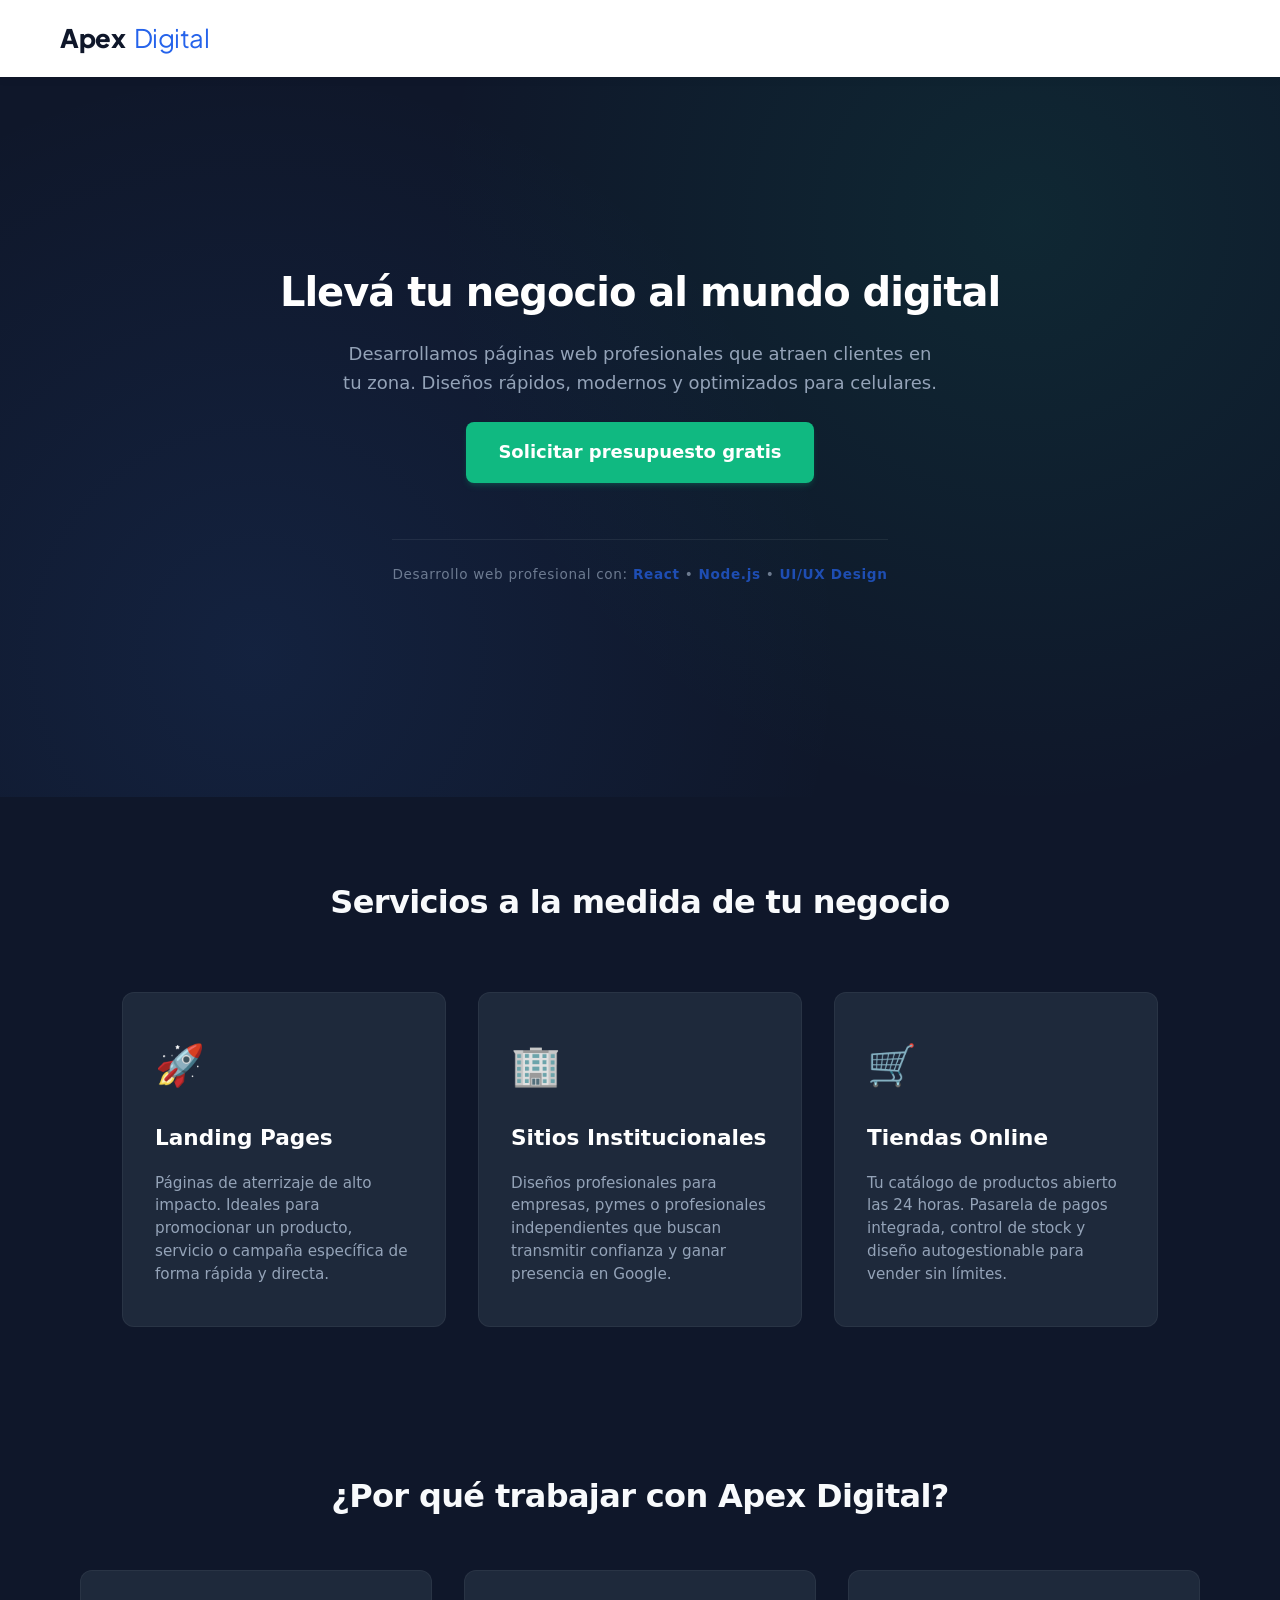
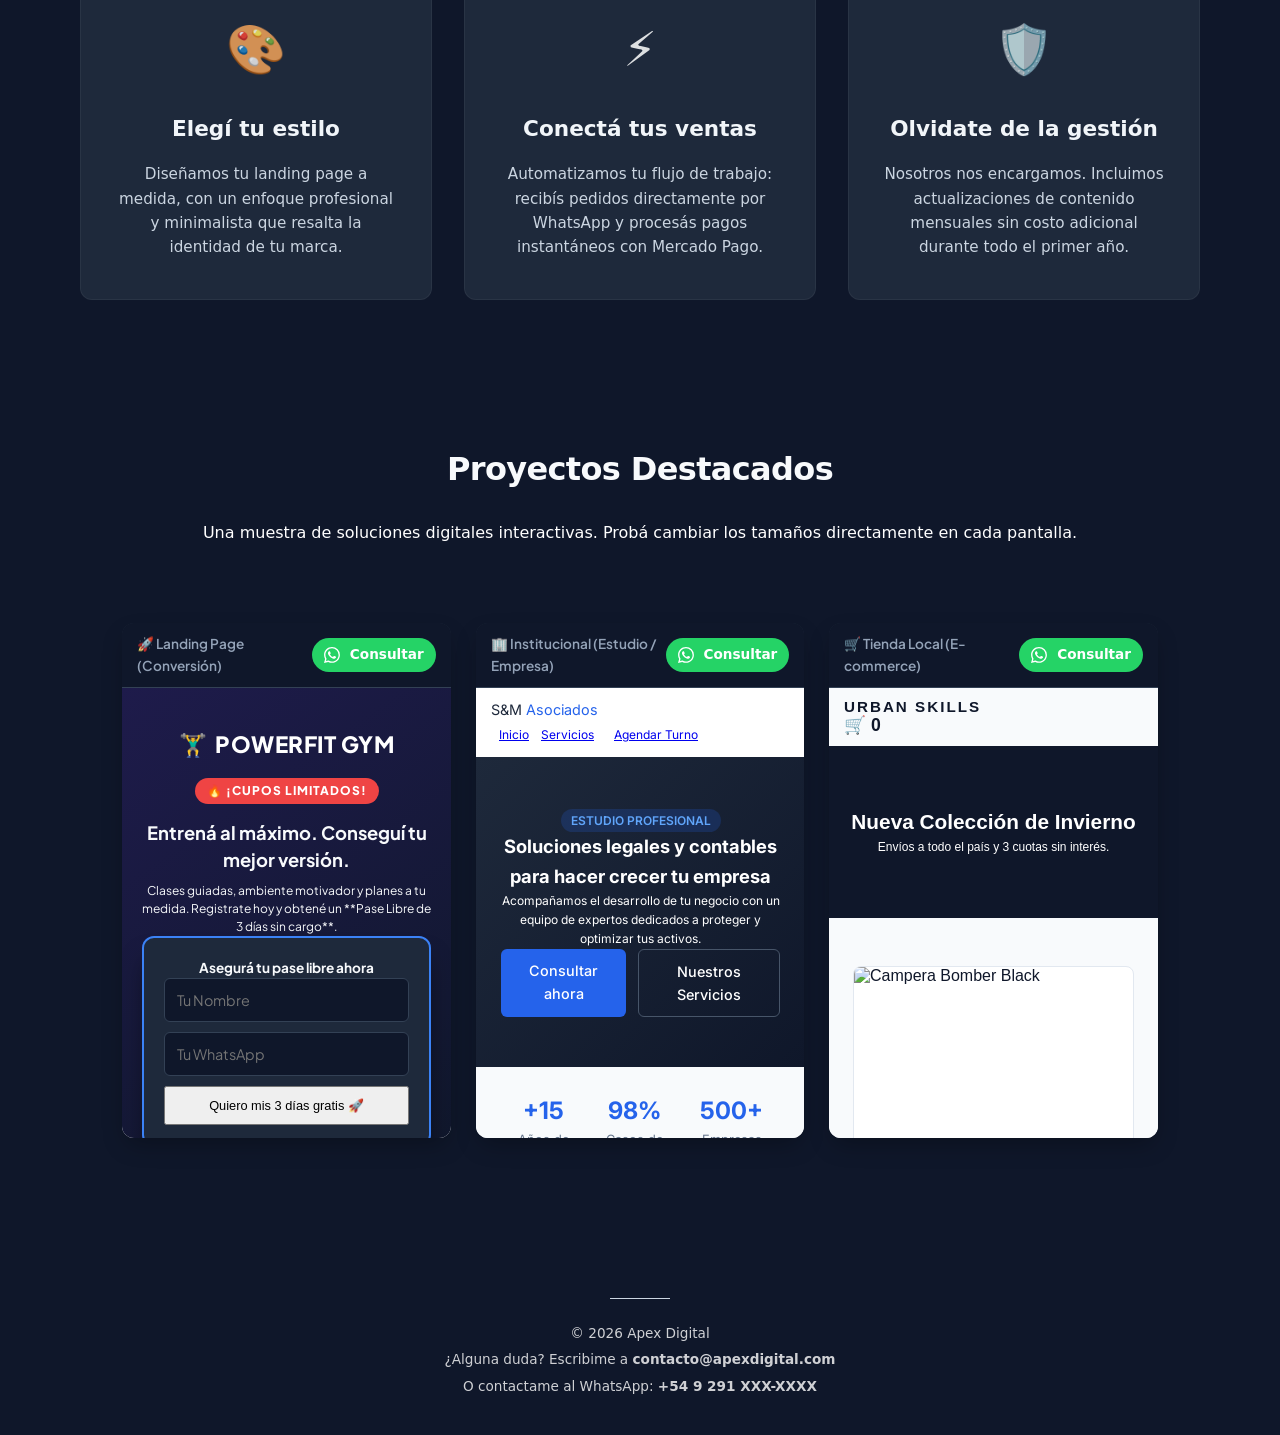
<file: index.html>
<!DOCTYPE html>
<html lang="es">
<head>
    <meta charset="UTF-8">
    <meta name="viewport" content="width=device-width, initial-scale=1.0">
    <title>Apex Digital | Desarrollo Web Profesional</title>
    
    <link rel="icon" type="image/png" href="assets/icons/favicon.png">
    <link rel="icon" type="image/x-icon" href="assets/icons/images/favicon.ico">
    
    <link rel="preconnect" href="https://fonts.googleapis.com">
    <link rel="preconnect" href="https://fonts.gstatic.com" crossorigin>
    <link href="https://fonts.googleapis.com/css2?family=Plus+Jakarta+Sans:wght@400;500;600;700;800&display=swap" rel="stylesheet">
    
    <link rel="stylesheet" href="css/variables.css">
    <link rel="stylesheet" href="css/layout.css">
    <link rel="stylesheet" href="css/components.css">
    <link rel="stylesheet" href="css/responsive.css">
</head>
<body>

    <nav class="main-navbar">
        <div class="navbar-container">
            <a href="#" class="navbar-logo">
                <span class="logo-text">Apex <span class="logo-highlight">Digital</span></span>
            </a>
        </div>
    </nav>

    <header class="hero-section">
        <div class="hero-container">
            <h1 class="hero-title">Llevá tu negocio al mundo digital</h1>
            <p class="hero-subtitle">Desarrollamos páginas web profesionales que atraen clientes en tu zona. Diseños rápidos, modernos y optimizados para celulares.</p>
            
            <a href="https://wa.me/TUNUMERO" class="btn-primary" target="_blank" rel="noopener noreferrer">
                Solicitar presupuesto gratis
            </a>
            <div class="hero-authority">
                <p>Desarrollo web profesional con: <strong>React</strong> • <strong>Node.js</strong> • <strong>UI/UX Design</strong></p>
            </div>
            
        </div>
    </header>

    <section class="services-section">
        <h2 class="section-title">Servicios a la medida de tu negocio</h2>
        
        <div class="services-grid">
            <div class="service-card">
                <div class="service-icon">🚀</div>
                <h3>Landing Pages</h3>
                <p>Páginas de aterrizaje de alto impacto. Ideales para promocionar un producto, servicio o campaña específica de forma rápida y directa.</p>
            </div>

            <div class="service-card">
                <div class="service-icon">🏢</div>
                <h3>Sitios Institucionales</h3>
                <p>Diseños profesionales para empresas, pymes o profesionales independientes que buscan transmitir confianza y ganar presencia en Google.</p>
            </div>

            <div class="service-card">
                <div class="service-icon">🛒</div>
                <h3>Tiendas Online</h3>
                <p>Tu catálogo de productos abierto las 24 horas. Pasarela de pagos integrada, control de stock y diseño autogestionable para vender sin límites.</p>
            </div>
        </div>
    </section>

    <section class="benefits-section">
        <h2 class="section-title">¿Por qué trabajar con Apex Digital?</h2>
        
        <div class="benefits-grid">
            <div class="benefit-card">
                <div class="benefit-icon">🎨</div>
                <h3>Elegí tu estilo</h3>
                <p>Diseñamos tu landing page a medida, con un enfoque profesional y minimalista que resalta la identidad de tu marca.</p>
            </div>

            <div class="benefit-card">
                <div class="benefit-icon">⚡</div>
                <h3>Conectá tus ventas</h3>
                <p>Automatizamos tu flujo de trabajo: recibís pedidos directamente por WhatsApp y procesás pagos instantáneos con Mercado Pago.</p>
            </div>

            <div class="benefit-card">
                <div class="benefit-icon">🛡️</div>
                <h3>Olvidate de la gestión</h3>
                <p>Nosotros nos encargamos. Incluimos actualizaciones de contenido mensuales sin costo adicional durante todo el primer año.</p>
            </div>
        </div>
    </section>

    <section class="portfolio-section">
        <div class="portfolio-header">
            <h2 class="section-title">Proyectos Destacados</h2>
            <p class="section-subtitle">Una muestra de soluciones digitales interactivas. Probá cambiar los tamaños directamente en cada pantalla.</p>
        </div>

        <div class="portfolio-grid-live">
             
             <!-- TARJETA 1: LANDING PAGE -->
             <div class="live-card">
                <div class="card-device-header">
                    <span class="card-project-title">🚀 Landing Page (Conversión)</span>
                    <div class="device-buttons">
                        <a href="https://wa.me/TUNUMERO?text=Hola%20Apex%20Digital,%20estoy%20viendo%20la%20maqueta%20Landing%20y%20quiero%20consultar" target="_blank" class="btn-top-whatsapp">
                            <svg xmlns="http://www.w3.org/2000/svg" width="16" height="16" fill="currentColor" viewBox="0 0 16 16" style="margin-right: 4px;">
                                <path d="M13.601 2.326A7.85 7.85 0 0 0 7.994 0C3.627 0 .068 3.558.064 7.926c0 1.399.366 2.76 1.057 3.965L0 16l4.204-1.102a7.9 7.9 0 0 0 3.79.965h.004c4.368 0 7.926-3.558 7.93-7.93A7.9 7.9 0 0 0 13.6 2.326zM7.994 14.521a6.6 6.6 0 0 1-3.356-.92l-.24-.144-2.494.654.666-2.433-.156-.251a6.56 6.56 0 0 1-1.007-3.505c0-3.626 2.957-6.584 6.591-6.584a6.56 6.56 0 0 1 4.66 1.931 6.56 6.56 0 0 1 1.928 4.66c-.004 3.639-2.961 6.592-6.592 6.592m3.618-4.934c-.197-.099-1.17-.578-1.353-.646-.182-.065-.315-.099-.445.099-.133.197-.513.646-.627.775-.114.133-.232.148-.43.05-.197-.1-.836-.308-1.592-.985-.59-.525-.985-1.175-1.103-1.372-.114-.198-.011-.304.088-.403.087-.088.197-.232.296-.346.1-.114.133-.198.198-.33.065-.134.034-.248-.015-.347-.05-.099-.445-1.076-.612-1.47-.16-.389-.323-.335-.445-.34-.114-.007-.247-.007-.38-.007a.73.73 0 0 0-.529.247c-.182.198-.691.677-.691 1.654s.71 1.916.81 2.049c.098.133 1.394 2.132 3.383 2.992.47.205.84.326 1.129.418.475.152.904.129 1.246.08.38-.058 1.171-.48 1.338-.943.164-.464.164-.86.114-.943-.049-.084-.182-.133-.38-.232"/>
                            </svg>
                            Consultar
                        </a>
                    </div>
                </div>
                <div class="live-iframe-wrapper desktop-mode">
                    <iframe src="./landing-mockup/index.html" frameborder="0"></iframe>
                </div>
            </div>
            
            <!-- TARJETA 2: INSTITUCIONAL -->
            <div class="live-card">
                <div class="card-device-header">
                    <span class="card-project-title">🏢 Institucional (Estudio / Empresa)</span>
                    <div class="device-buttons">
                        <a href="https://wa.me/TUNUMERO?text=Hola%20Apex%20Digital,%20estoy%20viendo%20la%20maqueta%20Institucional%20y%20me%20interesa%20un%20sitio%20así" target="_blank" class="btn-top-whatsapp">
                            <svg xmlns="http://www.w3.org/2000/svg" width="16" height="16" fill="currentColor" viewBox="0 0 16 16" style="margin-right: 4px;">
                                <path d="M13.601 2.326A7.85 7.85 0 0 0 7.994 0C3.627 0 .068 3.558.064 7.926c0 1.399.366 2.76 1.057 3.965L0 16l4.204-1.102a7.9 7.9 0 0 0 3.79.965h.004c4.368 0 7.926-3.558 7.93-7.93A7.9 7.9 0 0 0 13.6 2.326zM7.994 14.521a6.6 6.6 0 0 1-3.356-.92l-.24-.144-2.494.654.666-2.433-.156-.251a6.56 6.56 0 0 1-1.007-3.505c0-3.626 2.957-6.584 6.591-6.584a6.56 6.56 0 0 1 4.66 1.931 6.56 6.56 0 0 1 1.928 4.66c-.004 3.639-2.961 6.592-6.592 6.592m3.618-4.934c-.197-.099-1.17-.578-1.353-.646-.182-.065-.315-.099-.445.099-.133.197-.513.646-.627.775-.114.133-.232.148-.43.05-.197-.1-.836-.308-1.592-.985-.59-.525-.985-1.175-1.103-1.372-.114-.198-.011-.304.088-.403.087-.088.197-.232.296-.346.1-.114.133-.198.198-.33.065-.134.034-.248-.015-.347-.05-.099-.445-1.076-.612-1.47-.16-.389-.323-.335-.445-.34-.114-.007-.247-.007-.38-.007a.73.73 0 0 0-.529.247c-.182.198-.691.677-.691 1.654s.71 1.916.81 2.049c.098.133 1.394 2.132 3.383 2.992.47.205.84.326 1.129.418.475.152.904.129 1.246.08.38-.058 1.171-.48 1.338-.943.164-.464.164-.86.114-.943-.049-.084-.182-.133-.38-.232"/>
                            </svg>
                            Consultar
                        </a>
                    </div>
                </div>
                <div class="live-iframe-wrapper desktop-mode">
                    <iframe src="./institucional-mockup/index.html" frameborder="0"></iframe>
                </div>
            </div>

            <!-- TARJETA 3: TIENDA LOCAL -->
            <div class="live-card">
                <div class="card-device-header">
                    <span class="card-project-title">🛒 Tienda Local (E-commerce)</span>
                    <div class="device-buttons">
                        <a href="https://wa.me/TUNUMERO?text=Hola%20Apex%20Digital,%20me%20interesa%20la%20Tienda%20Local" target="_blank" class="btn-top-whatsapp">
                            <svg xmlns="http://www.w3.org/2000/svg" width="16" height="16" fill="currentColor" viewBox="0 0 16 16" style="margin-right: 4px;">
                                <path d="M13.601 2.326A7.85 7.85 0 0 0 7.994 0C3.627 0 .068 3.558.064 7.926c0 1.399.366 2.76 1.057 3.965L0 16l4.204-1.102a7.9 7.9 0 0 0 3.79.965h.004c4.368 0 7.926-3.558 7.93-7.93A7.9 7.9 0 0 0 13.6 2.326zM7.994 14.521a6.6 6.6 0 0 1-3.356-.92l-.24-.144-2.494.654.666-2.433-.156-.251a6.56 6.56 0 0 1-1.007-3.505c0-3.626 2.957-6.584 6.591-6.584a6.56 6.56 0 0 1 4.66 1.931 6.56 6.56 0 0 1 1.928 4.66c-.004 3.639-2.961 6.592-6.592 6.592m3.618-4.934c-.197-.099-1.17-.578-1.353-.646-.182-.065-.315-.099-.445.099-.133.197-.513.646-.627.775-.114.133-.232.148-.43.05-.197-.1-.836-.308-1.592-.985-.59-.525-.985-1.175-1.103-1.372-.114-.198-.011-.304.088-.403.087-.088.197-.232.296-.346.1-.114.133-.198.198-.33.065-.134.034-.248-.015-.347-.05-.099-.445-1.076-.612-1.47-.16-.389-.323-.335-.445-.34-.114-.007-.247-.007-.38-.007a.73.73 0 0 0-.529.247c-.182.198-.691.677-.691 1.654s.71 1.916.81 2.049c.098.133 1.394 2.132 3.383 2.992.47.205.84.326 1.129.418.475.152.904.129 1.246.08.38-.058 1.171-.48 1.338-.943.164-.464.164-.86.114-.943-.049-.084-.182-.133-.38-.232"/>
                            </svg>
                            Consultar
                        </a>
                    </div>
                </div>
                <div class="live-iframe-wrapper desktop-mode">
                    <iframe src="./market-mockup/index.html" frameborder="0"></iframe>
                </div>
            </div>

        </div>
    </section>
    <footer class="site-footer">
        <p>© 2026 Apex Digital</p>
        <p>¿Alguna duda? Escribime a <strong>contacto@apexdigital.com</strong></p>
        <p>O contactame al WhatsApp: <strong>+54 9 291 XXX-XXXX</strong></p>
    </footer>

</body>
</html>
</file>
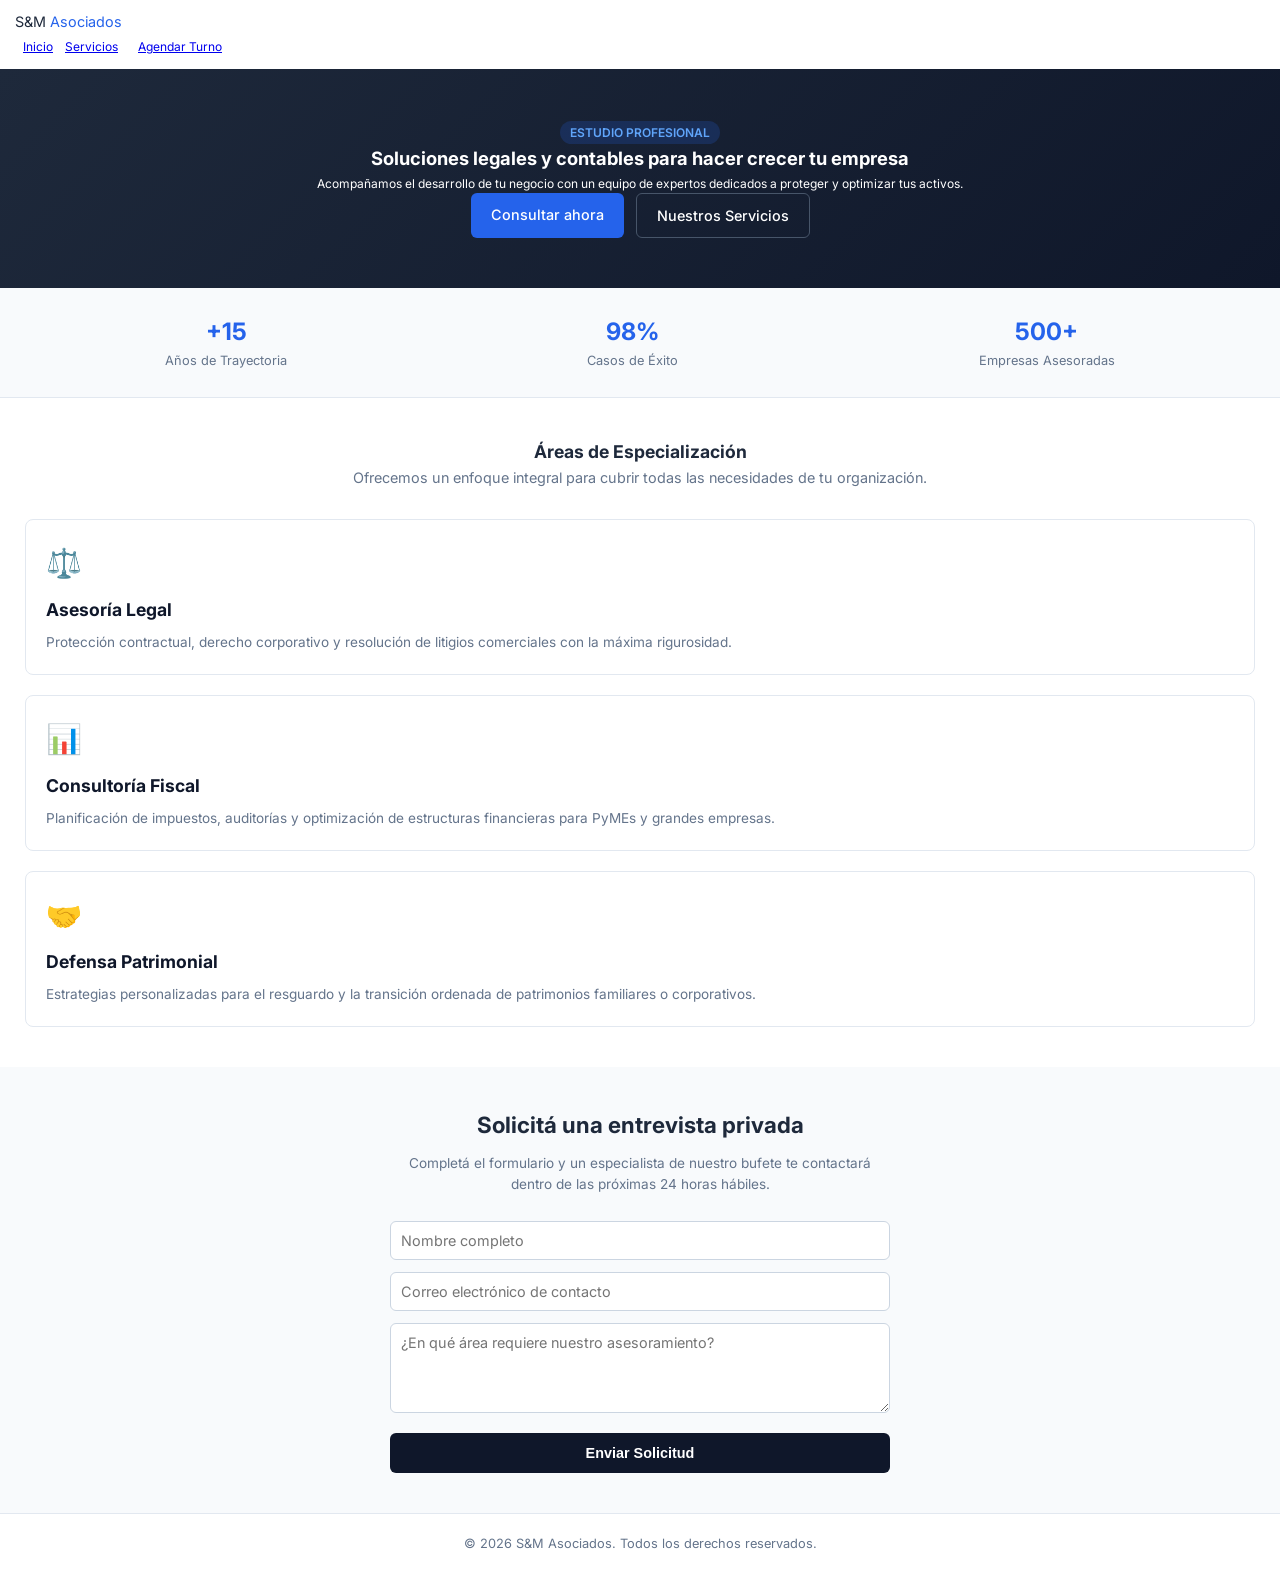
<file: institucional-mockup/index.html>
<!DOCTYPE html>
<html lang="es">
<head>
    <meta charset="UTF-8">
    <meta name="viewport" content="width=device-width, initial-scale=1.0">
    <title>Consultoría & Estrategia | Demo Institucional</title>
    <link rel="stylesheet" href="style.css">
    <link rel="preconnect" href="https://fonts.googleapis.com">
    <link rel="preconnect" href="https://fonts.gstatic.com" crossorigin>
    <link href="https://fonts.googleapis.com/css2?family=Inter:wght@400;500;600;700&display=swap" rel="stylesheet">
</head>
<body>

    <nav class="corp-nav">
        <div class="logo">S&M <span class="accent-text">Asociados</span></div>
        <div class="nav-links">
            <a href="#inicio">Inicio</a>
            <a href="#servicios">Servicios</a>
            <a href="#contacto" class="btn-nav-cta">Agendar Turno</a>
        </div>
    </nav>

    <section id="inicio" class="corp-hero">
        <div class="hero-content">
            <span class="badge">Estudio Profesional</span>
            <h1>Soluciones legales y contables para hacer crecer tu empresa</h1>
            <p>Acompañamos el desarrollo de tu negocio con un equipo de expertos dedicados a proteger y optimizar tus activos.</p>
            <div class="hero-actions">
                <a href="#contacto" class="btn-corp-primary">Consultar ahora</a>
                <a href="#servicios" class="btn-corp-secondary">Nuestros Servicios</a>
            </div>
        </div>
    </section>

    <section class="corp-stats">
        <div class="stat-item">
            <h3>+15</h3>
            <p>Años de Trayectoria</p>
        </div>
        <div class="stat-item">
            <h3>98%</h3>
            <p>Casos de Éxito</p>
        </div>
        <div class="stat-item">
            <h3>500+</h3>
            <p>Empresas Asesoradas</p>
        </div>
    </section>

    <section id="servicios" class="corp-services">
        <h2>Áreas de Especialización</h2>
        <p class="section-subtitle">Ofrecemos un enfoque integral para cubrir todas las necesidades de tu organización.</p>
        
        <div class="corp-grid">
            <div class="corp-card">
                <div class="card-icon">⚖️</div>
                <h3>Asesoría Legal</h3>
                <p>Protección contractual, derecho corporativo y resolución de litigios comerciales con la máxima rigurosidad.</p>
            </div>
            <div class="corp-card">
                <div class="card-icon">📊</div>
                <h3>Consultoría Fiscal</h3>
                <p>Planificación de impuestos, auditorías y optimización de estructuras financieras para PyMEs y grandes empresas.</p>
            </div>
            <div class="corp-card">
                <div class="card-icon">🤝</div>
                <h3>Defensa Patrimonial</h3>
                <p>Estrategias personalizadas para el resguardo y la transición ordenada de patrimonios familiares o corporativos.</p>
            </div>
        </div>
    </section>

    <section id="contacto" class="corp-contact">
        <div class="contact-container">
            <h2>Solicitá una entrevista privada</h2>
            <p>Completá el formulario y un especialista de nuestro bufete te contactará dentro de las próximas 24 horas hábiles.</p>
            
            <form onsubmit="event.preventDefault(); alert('¡Simulación de envío de formulario institucional exitosa!');">
                <div class="form-group">
                    <input type="text" placeholder="Nombre completo" required>
                </div>
                <div class="form-group">
                    <input type="email" placeholder="Correo electrónico de contacto" required>
                </div>
                <div class="form-group">
                    <textarea placeholder="¿En qué área requiere nuestro asesoramiento?" rows="4" required></textarea>
                </div>
                <button type="submit" class="btn-submit">Enviar Solicitud</button>
            </form>
        </div>
    </section>

    <footer class="corp-footer">
        <p>&copy; 2026 S&M Asociados. Todos los derechos reservados.</p>
    </footer>

</body>
</html>
</file>
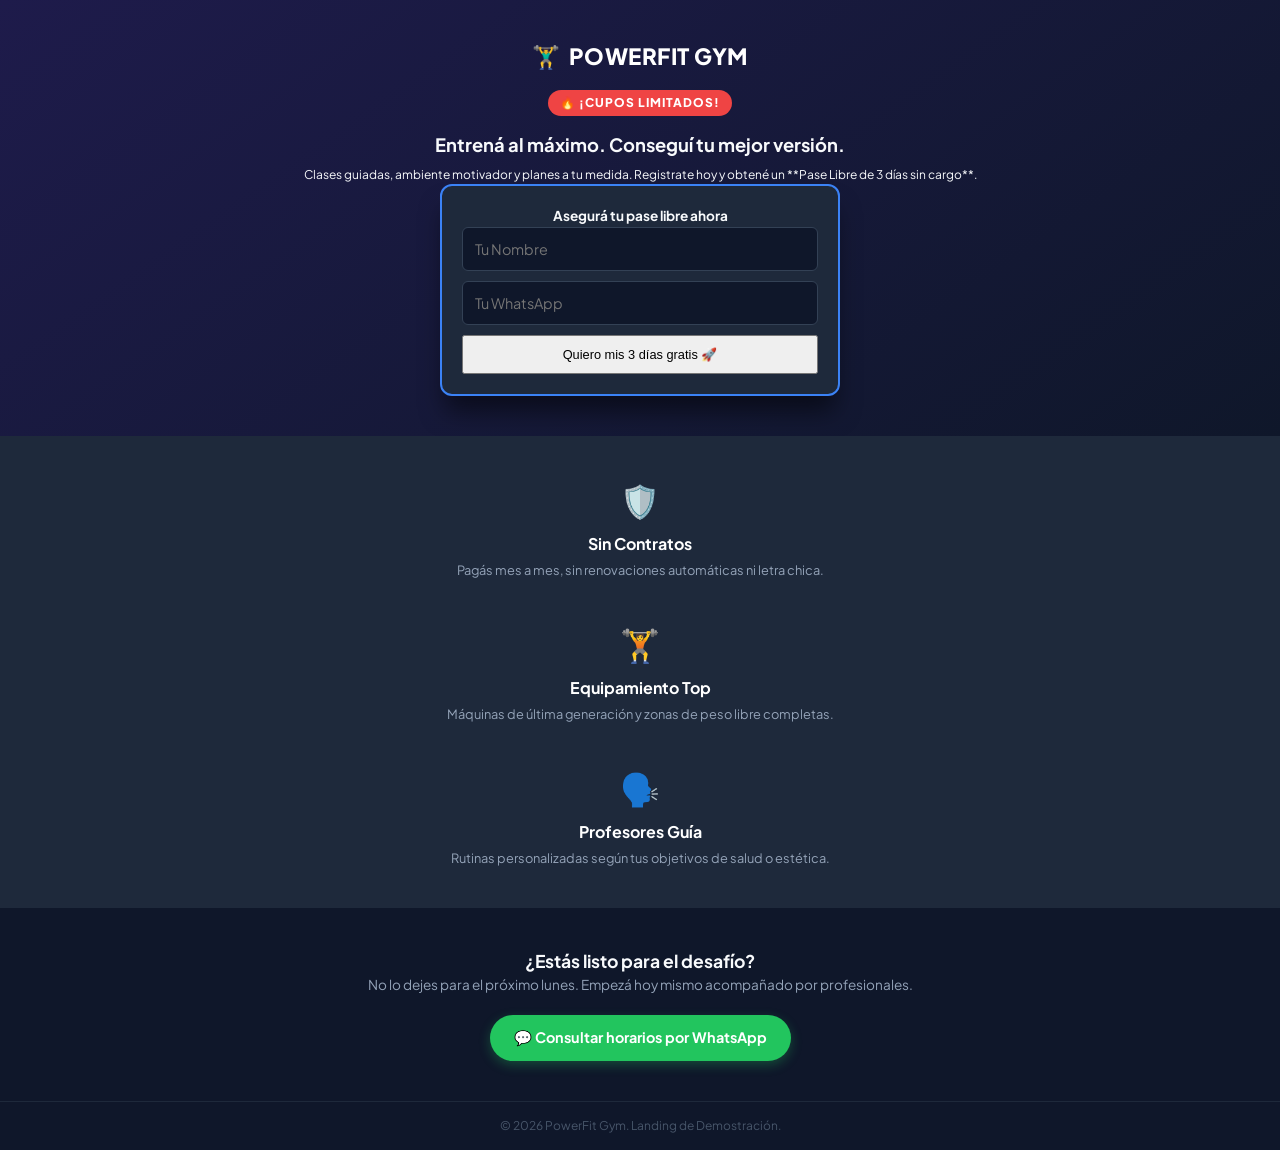
<file: landing-mockup/index.html>
<!DOCTYPE html>
<html lang="es">
<head>
    <meta charset="UTF-8">
    <meta name="viewport" content="width=device-width, initial-scale=1.0">
    <title>PowerFit Gym - Tu Cambio Empieza Hoy</title>
    <link rel="stylesheet" href="style.css">
    <link rel="preconnect" href="https://fonts.googleapis.com">
    <link rel="preconnect" href="https://fonts.gstatic.com" crossorigin>
    <link href="https://fonts.googleapis.com/css2?family=Plus+Jakarta+Sans:wght@400;700;800&display=swap" rel="stylesheet">
</head>
<body>

    <header class="landing-hero">
        <div class="overlay"></div>
        <div class="hero-container">
            <!-- Nombre del local y logo agregado arriba de la insignia -->
            <div class="brand-logo">
                🏋️‍♂️ <span>PowerFit Gym</span>
            </div>
            
            <span class="promo-badge">🔥 ¡CUPOS LIMITADOS!</span>
            <h1>Entrená al máximo. Conseguí tu mejor versión.</h1>
            <p>Clases guiadas, ambiente motivador y planes a tu medida. Registrate hoy y obtené un **Pase Libre de 3 días sin cargo**.</p>
            
            <div class="lead-form-box">
                <h3>Asegurá tu pase libre ahora</h3>
                <form onsubmit="event.preventDefault(); 
                    const nombre = this.querySelector('input[type=text]').value;
                    const url = 'https://wa.me/tu_numero_de_tuenti?text=' + encodeURIComponent('¡Hola! Me interesa el Pase Libre de 3 días en Tu Nueva Versión. Mi nombre es ' + nombre);
                    window.open(url, '_blank');">
                    <input type="text" placeholder="Tu Nombre" required>
                    <input type="tel" placeholder="Tu WhatsApp" required>
                    <button type="submit" class="btn-action">Quiero mis 3 días gratis 🚀</button>
                </form>
            </div>
        </div>
    </header>

    <section class="landing-benefits">
        <div class="benefit-item">
            <div class="benefit-icon">🛡️</div>
            <h4>Sin Contratos</h4>
            <p>Pagás mes a mes, sin renovaciones automáticas ni letra chica.</p>
        </div>
        <div class="benefit-item">
            <div class="benefit-icon">🏋️</div>
            <h4>Equipamiento Top</h4>
            <p>Máquinas de última generación y zonas de peso libre completas.</p>
        </div>
        <div class="benefit-item">
            <div class="benefit-icon">🗣️</div>
            <h4>Profesores Guía</h4>
            <p>Rutinas personalizadas según tus objetivos de salud o estética.</p>
        </div>
    </section>

    <section class="landing-cta-bottom">
        <h2>¿Estás listo para el desafío?</h2>
        <p>No lo dejes para el próximo lunes. Empezá hoy mismo acompañado por profesionales.</p>
        <a href="#" class="btn-whatsapp-style" onclick="event.preventDefault(); alert('Abriendo chat de simulación de WhatsApp corporativo...');">
            💬 Consultar horarios por WhatsApp
        </a>
    </section>

    <footer class="landing-footer">
        <p>&copy; 2026 PowerFit Gym. Landing de Demostración.</p>
    </footer>

</body>
</html>
</file>
<file: css/variables.css>
:root {
    --bg-main: #0f172a;
    --text-primary: #ffffff;
    --text-secondary: #94a3b8;
    --accent-color: #10b981; /* Verde WhatsApp Pro */
}

:root {
    --fuente-titulos: 'Plus Jakarta Sans', sans-serif;
    --color-primario: #007bff; /* Tu azul */
    --color-oscuro: #1a1a1a;   /* Tu negro */
}

:root {
    /* Tipografía */
    --font-main: 'Plus Jakarta Sans', sans-serif;

    /* Paleta de Colores (Negro y Azul premium) */
    --color-principal: #0f172a; /* Un negro/azulino muy corporativo y profundo */
    --color-acento: #2563eb;    /* Un azul eléctrico moderno que resalta */
    --color-fondo: #ffffff;
}
</file>
<file: css/layout.css>
/* ==========================================================================
   ESTILOS GENERALES (Reset básico)
   ========================================================================== */
* {
    margin: 0;
    padding: 0;
    box-sizing: border-box;
}

body {
    background-color: var(--bg-main);
    color: var(--text-primary);
    font-family: 'Inter', system-ui, -apple-system, sans-serif;
    line-height: 1.6;
    overflow-x: hidden;
}

/* ==========================================================================
   ESTRUCTURA DEL HERO (Sección Principal)
   ========================================================================== */
.hero-section {
    min-height: 100vh; /* Ocupa el 100% del alto de la pantalla */
    display: flex;
    align-items: center;
    justify-content: center;
    padding: 2rem;
    text-align: center;
}

.hero-container {
    max-width: 800px; /* Evita que el texto se estire demasiado en monitores */
    display: flex;
    flex-direction: column;
    align-items: center;
    gap: 1.5rem; /* Separación interna entre título, subtítulo y botón */
}

.hero-title {
    font-size: 2.5rem;
    font-weight: 800;
    letter-spacing: -0.025em;
    line-height: 1.2;
}

.hero-subtitle {
    font-size: 1.125rem;
    color: var(--text-secondary);
    max-width: 600px;
}

/* ==========================================================================
   ESTRUCTURA DE SERVICIOS
   ========================================================================== */
.services-section {
    padding: 5rem 2rem;
    max-width: 1100px;
    margin: 0 auto; /* Centra la sección en monitores grandes */
    display: flex;
    flex-direction: column;
    align-items: center;
    gap: 3rem;
}

.section-title {
    font-size: 2rem;
    font-weight: 700;
    text-align: center;
    letter-spacing: -0.02em;
}

/* Grilla inteligente: se acomoda sola según el tamaño de pantalla */
.services-grid {
    display: grid;
    grid-template-columns: repeat(auto-fit, minmax(280px, 1fr));
    gap: 2rem;
    width: 100%;
}

/* ==========================================================================
   ESTRUCTURA DEL PORTFOLIO
   ========================================================================== */
.portfolio-section {
    padding: 5rem 2rem;
    max-width: 1100px;
    margin: 0 auto;
    display: flex;
    flex-direction: column;
    gap: 3rem;
}

.portfolio-header {
    text-align: center;
    display: flex;
    flex-direction: column;
    align-items: center;
    gap: 0.5rem;
}

/* Grilla de proyectos: Obliga a mantener las 3 tarjetas en la misma línea en PC */
.portfolio-grid {
    display: grid;
    grid-template-columns: repeat(3, 1fr); /* Crea exactamente 3 columnas iguales */
    gap: 25px; /* Espacio entre las tarjetas */
    width: 100%;
    box-sizing: border-box;
}

/* Evitamos que las tarjetas colapsen de forma extraña si hay mucho texto */
.portfolio-card {
    display: flex;
    flex-direction: column;
    height: 100%; /* Hace que las tres tengan exactamente la misma altura */
}

/* RESPONSIVE: En celulares y pantallas chicas sí las bajamos para que se lean bien */
@media (max-width: 992px) {
    .portfolio-grid {
        grid-template-columns: repeat(2, 1fr); /* 2 columnas en tablets */
    }
}

@media (max-width: 600px) {
    .portfolio-grid {
        grid-template-columns: 1fr; /* 1 columna en celulares */
    }
}
/* ==========================================================================
   ESTRUCTURA DEL PROCESO
   ========================================================================== */
.process-section {
    padding: 5rem 2rem;
    max-width: 1100px;
    margin: 0 auto;
    display: flex;
    flex-direction: column;
    align-items: center;
    gap: 4rem;
}

.process-timeline {
    display: grid;
    grid-template-columns: repeat(auto-fit, minmax(280px, 1fr));
    gap: 2.5rem;
    width: 100%;
}

/* ==========================================================================
   ESTRUCTURA DEL FOOTER
   ========================================================================== */
.main-footer {
    background-color: #0b111e; /* Un tono apenas más oscuro para marcar el final */
    padding: 5rem 2rem 2rem 2rem;
    border-top: 1px solid rgba(255, 255, 255, 0.03);
}

.footer-container {
    max-width: 1100px;
    margin: 0 auto;
    display: flex;
    flex-direction: column;
    align-items: center;
    gap: 3rem;
}

.footer-cta {
    text-align: center;
    display: flex;
    flex-direction: column;
    align-items: center;
    gap: 1.25rem;
    max-width: 600px;
}

.footer-cta h2 {
    font-size: 2rem;
    font-weight: 700;
}

.footer-cta p {
    color: var(--text-secondary);
    font-size: 1.125rem;
}

.hero-section {
    position: relative;
    /* Recordá que desde la carpeta CSS tenés que salir con '../' para ir a assets */
    background: linear-gradient(rgba(15, 23, 42, 0.85), rgba(15, 23, 42, 0.95)), 
                url('../assets/icons/images/hero-bg.webp') no-repeat center center/cover;
    padding: 100px 0;
    color: #ffffff;
    display: flex;
    align-items: center;
    justify-content: center;
    text-align: center;
    min-height: 80vh; /* Ocupa el 80% de la pantalla del celular o PC */
}

.site-footer {
    background-color: #0f172a; /* Mismo color que tu Hero */
    color: #ffffff;
    text-align: center;
    padding: 2rem 1rem;
    font-size: 0.85rem;
    margin-top: 3rem;
}

.site-footer p {
    margin: 5px 0;
    opacity: 0.8; /* Un gris suave para que no compita con el contenido principal */
}

.site-footer {
    padding: 2rem 1rem;
    text-align: center;
    margin-top: 3rem;
}

.site-footer::before {
    content: "";
    display: block;
    width: 60px;          /* Ancho pequeño */
    height: 1px;          /* Grosor de la línea */
    background-color: #cbd5e1;
    margin: 0 auto 1.5rem; /* Centrado y con espacio abajo */
}
</file>
<file: css/components.css>
/* ==========================================================================
   COMPONENTES: BOTONES
   ========================================================================== */
.btn-primary {
    display: inline-block;
    background-color: var(--accent-color); /* Tu color de acento brillante */
    color: #ffffff; /* Texto blanco para que contraste perfectamente */
    font-size: 1.125rem;
    font-weight: 600;
    text-decoration: none; /* Le quita el subrayado feo de los links */
    padding: 1rem 2rem;
    border-radius: 0.5rem; /* Bordes suavemente redondeados (estilo moderno) */
    box-shadow: 0 4px 6px -1px rgba(16, 185, 129, 0.2), 0 2px 4px -1px rgba(16, 185, 129, 0.1);
    transition: all 0.2s ease-in-out; /* Animación suave para cuando pases el mouse */
    cursor: pointer;
}

/* Efecto Hover (Cuando pasás el mouse por arriba) */
.btn-primary:hover {
    transform: translateY(-2px); /* Eleva el botón un poquito */
    box-shadow: 0 10px 15px -3px rgba(16, 185, 129, 0.3), 0 4px 6px -2px rgba(16, 185, 129, 0.12);
    filter: brightness(1.1); /* Lo aclara un toque para dar feedback visual */
}

/* Efecto Active (Cuando hacés clic) */
.btn-primary:active {
    transform: translateY(0); /* Vuelve a su posición original al apretarlo */
}

/* ==========================================================================
   COMPONENTES: TARJETAS DE SERVICIO
   ========================================================================== */
.service-card {
    background-color: #1e293b; /* Un gris un toque más claro que el fondo principal */
    border: 1px solid rgba(255, 255, 255, 0.05); /* Borde sutil */
    padding: 2.5rem 2rem;
    border-radius: 0.75rem;
    display: flex;
    flex-direction: column;
    gap: 1rem;
    transition: transform 0.2s ease, border-color 0.2s ease;
}

.service-card:hover {
    transform: translateY(-5px); /* Pequeño salto al pasar el mouse */
    border-color: var(--accent-color); /* El borde se pinta con tu color de acento */
}

.service-icon {
    font-size: 2.5rem;
    margin-bottom: 0.5rem;
}

.service-card h3 {
    font-size: 1.35rem;
    font-weight: 600;
    color: var(--text-primary);
}

.service-card p {
    font-size: 0.95rem;
    color: var(--text-secondary);
    line-height: 1.5;
}

/* ==========================================================================
   COMPONENTES: TARJETAS DE PORTFOLIO
   ========================================================================== */
.portfolio-card {
    background-color: #1e293b;
    border-radius: 0.75rem;
    overflow: hidden; /* Corta las esquinas de las imágenes internas */
    border: 1px solid rgba(255, 255, 255, 0.05);
    transition: transform 0.3s ease, box-shadow 0.3s ease;
}

.portfolio-card:hover {
    transform: translateY(-6px);
    box-shadow: 0 12px 20px -5px rgba(0, 0, 0, 0.3);
}

/* Contenedor de la futura imagen */
.portfolio-image-wrapper {
    width: 100%;
    aspect-ratio: 16 / 9; /* Mantiene la proporción de pantalla clásica */
    background: linear-gradient(135deg, #334155 0%, #1e293b 100%);
    position: relative;
}

.portfolio-placeholder {
    width: 100%;
    height: 100%;
    display: flex;
    align-items: center;
    justify-content: center;
    color: var(--text-secondary);
    font-size: 1.1rem;
    font-weight: 500;
}

.portfolio-info {
    padding: 1.5rem;
    display: flex;
    flex-direction: column;
    gap: 0.75rem;
}

/* Etiqueta del tipo de proyecto */
.project-badge {
    align-self: flex-start;
    background-color: rgba(16, 185, 129, 0.1); /* Fondo sutil con tu color de acento */
    color: var(--accent-color);
    font-size: 0.75rem;
    font-weight: 700;
    text-transform: uppercase;
    padding: 0.25rem 0.75rem;
    border-radius: 9999px; /* Botón píldora redondeado */
    letter-spacing: 0.05em;
}

.portfolio-card h3 {
    font-size: 1.25rem;
    color: var(--text-primary);
}

.portfolio-card p {
    font-size: 0.9rem;
    color: var(--text-secondary);
    line-height: 1.5;
}

/* ==========================================================================
   COMPONENTES: PASOS DEL PROCESO
   ========================================================================== */
.process-step {
    background-color: #1e293b;
    border: 1px solid rgba(255, 255, 255, 0.05);
    padding: 3rem 2rem 2.5rem 2rem;
    border-radius: 0.75rem;
    position: relative; /* Permite posicionar el número absoluto respecto a la tarjeta */
    display: flex;
    flex-direction: column;
    gap: 1rem;
    text-align: center;
}

/* El círculo del número */
.step-number {
    position: absolute;
    top: 0;
    left: 50%;
    transform: translate(-50%, -50%); /* Lo centra justo en el borde superior */
    background-color: var(--accent-color);
    color: #ffffff;
    width: 3.5rem;
    height: 3.5rem;
    border-radius: 50%;
    display: flex;
    align-items: center;
    justify-content: center;
    font-size: 1.25rem;
    font-weight: 800;
    box-shadow: 0 4px 10px rgba(16, 185, 129, 0.3);
}

.process-step h3 {
    font-size: 1.35rem;
    font-weight: 600;
    color: var(--text-primary);
    margin-top: 0.5rem;
}

.process-step p {
    font-size: 0.95rem;
    color: var(--text-secondary);
    line-height: 1.6;
}

/* ==========================================================================
   COMPONENTES: DETALLES DEL FOOTER
   ========================================================================== */
.footer-divider {
    width: 100%;
    border: 0;
    height: 1px;
    background: linear-gradient(to right, transparent, rgba(255, 255, 255, 0.1), transparent);
}

.footer-bottom {
    width: 100%;
    display: flex;
    justify-content: space-between;
    align-items: center;
    flex-wrap: wrap; /* Si la pantalla es muy chica, tira los textos uno abajo del otro */
    gap: 1rem;
    color: rgba(255, 255, 255, 0.4);
    font-size: 0.875rem;
}

/* Ajuste responsive rápido para el footer bottom */
@media (max-width: 600px) {
    .footer-bottom {
        flex-direction: column;
        text-align: center;
    }
}

/* --- BARRA DE NAVEGACIÓN --- */
.main-navbar {
    position: sticky;
    top: 0;
    left: 0;
    width: 100%;
    background-color: #ffffff; /* Cambialo por tu color de fondo si usás modo oscuro */
    box-shadow: 0 2px 10px rgba(0, 0, 0, 0.1);
    z-index: 1000; /* Asegura que quede por encima de todo al scrollear */
    padding: 15px 0;
}

.navbar-container {
    max-width: 1200px;
    margin: 0 auto;
    padding: 0 20px;
    display: flex;
    justify-content: space-between;
    align-items: center;
}

/* Estilos del Logo */
.navbar-logo {
    text-decoration: none;
    font-size: 1.5rem;
    font-weight: 800;
    color: #1a1a1a; /* Color principal del texto */
    display: flex;
    align-items: center;
    letter-spacing: -0.5px;
}

/* Si usás imagen para el logo */
.navbar-logo img {
    max-height: 40px; /* Ajusta el alto de tu logo */
    width: auto;
}

/* Si usás texto con detalle de color */
.logo-highlight {
    color: #007bff; /* Usá acá el color acento de tus variables CSS (ej: var(--primary-color)) */
    margin-left: 4px;
}

/* --- AJUSTE PARA EL HERO --- */
/* Como la barra ahora es fija (sticky), es buena idea asegurarte de que el hero 
   tenga una transición limpia justo debajo de ella */
.hero-section {
    padding-top: 80px;
    background: radial-gradient(circle at 80% 20%, rgba(16, 185, 129, 0.1) 0%, transparent 50%), 
                radial-gradient(circle at 20% 80%, rgba(59, 130, 246, 0.1) 0%, transparent 50%);
    /* Esto le da una profundidad visual sutil sin que parezca un banner publicitario */
}
.navbar-logo {
    font-family: var(--fuente-titulos);
    font-weight: 800; /* Bien grueso para APex */
    color: var(--color-oscuro);
}

.logo-highlight {
    font-weight: 400; /* Más fino para Digital */
    color: var(--color-primario);
}

.main-navbar {
    position: sticky;
    top: 0;
    left: 0;
    width: 100%;
    background-color: var(--color-fondo);
    box-shadow: 0 2px 10px rgba(0, 0, 0, 0.05);
    z-index: 1000;
    padding: 18px 0;
}

.navbar-container {
    max-width: 1200px;
    margin: 0 auto;
    padding: 0 20px;
    display: flex;
    justify-content: space-between;
    align-items: center;
}

.navbar-logo {
    font-family: var(--font-main);
    text-decoration: none;
    font-size: 1.6rem;
    font-weight: 800; /* Peso bien grueso para "APex" */
    color: var(--color-principal);
    letter-spacing: -0.5px;
}

.logo-highlight {
    font-weight: 400; /* Peso más liviano para "Digital" */
    color: var(--color-acento);
    margin-left: 4px;
}.main-navbar {
    position: sticky;
    top: 0;
    left: 0;
    width: 100%;
    background-color: var(--color-fondo);
    box-shadow: 0 2px 10px rgba(0, 0, 0, 0.05);
    z-index: 1000;
    padding: 18px 0;
}

.navbar-container {
    max-width: 1200px;
    margin: 0 auto;
    padding: 0 20px;
    display: flex;
    justify-content: space-between;
    align-items: center;
}

.navbar-logo {
    font-family: var(--font-main);
    text-decoration: none;
    font-size: 1.6rem;
    font-weight: 800; /* Peso bien grueso para "APex" */
    color: var(--color-principal);
    letter-spacing: -0.5px;
}

.logo-highlight {
    font-weight: 400; /* Peso más liviano para "Digital" */
    color: var(--color-acento);
    margin-left: 4px;
}

.main-navbar {
    position: sticky;
    top: 0;
    left: 0;
    width: 100%;
    background-color: var(--color-fondo);
    box-shadow: 0 2px 10px rgba(0, 0, 0, 0.05);
    z-index: 1000;
    padding: 18px 0;
}

.navbar-container {
    max-width: 1200px;
    margin: 0 auto;
    padding: 0 20px;
    display: flex;
    justify-content: space-between;
    align-items: center;
}

.navbar-logo {
    font-family: var(--font-main);
    text-decoration: none;
    font-size: 1.6rem;
    font-weight: 800; /* Peso bien grueso para "APex" */
    color: var(--color-principal);
    letter-spacing: -0.5px;
}

.logo-highlight {
    font-weight: 400; /* Peso más liviano para "Digital" */
    color: var(--color-acento);
    margin-left: 4px;
}

/* ==========================================================================
   MODAL INTERACTIVO DE VISTA PREVIA (3 VISUALIZACIONES)
   ========================================================================== */

.modal-overlay {
    display: none;
    position: fixed;
    top: 0; left: 0;
    width: 100%; height: 100%;
    background: rgba(10, 17, 31, 0.9);
    z-index: 1000;
    justify-content: center;
    align-items: center;
    padding: 20px;
    box-sizing: border-box;
}

.modal-container {
    width: 100%;
    max-width: 1200px;
    height: 85vh;
    display: flex;
    flex-direction: column;
    box-shadow: 0 25px 50px -12px rgba(0, 0, 0, 0.5);
}

.modal-header {
    background: #1e293b;
    padding: 14px 20px;
    display: flex;
    justify-content: space-between;
    align-items: center;
    border-top-left-radius: 12px;
    border-top-right-radius: 12px;
}

.view-controls {
    display: flex;
    gap: 8px;
}

.btn-view {
    background: #334155;
    color: #94a3b8;
    border: none;
    padding: 8px 16px;
    border-radius: 6px;
    cursor: pointer;
    font-family: 'Plus Jakarta Sans', sans-serif;
    font-weight: 600;
    font-size: 0.9rem;
    transition: all 0.2s ease;
}

.btn-view.active {
    background: #10b981;
    color: #ffffff;
}

.btn-view:hover:not(.active) {
    background: #475569;
    color: #f8fafc;
}

.close-modal {
    background: transparent;
    color: #94a3b8;
    border: none;
    font-size: 1.1rem;
    font-weight: bold;
    cursor: pointer;
    transition: color 0.2s;
}

.close-modal:hover {
    color: #f1f5f9;
}

.iframe-wrapper {
    background: #ffffff;
    margin: 0 auto;
    width: 100%;
    flex-grow: 1;
    transition: width 0.3s cubic-bezier(0.4, 0, 0.2, 1);
    border-bottom-left-radius: 12px;
    border-bottom-right-radius: 12px;
    overflow: hidden;
    box-shadow: inset 0 2px 4px rgba(0,0,0,0.06);
}

.iframe-wrapper iframe {
    width: 100%;
    height: 100%;
    display: block;
}

/* Modificadores de tamaño simulando dispositivos */
.desktop-view { width: 100%; }
.tablet-view { width: 768px; max-width: 100%; }
.mobile-view { width: 375px; max-width: 100%; }

/* Estilo para los enlaces de "Ver maqueta" */
.portfolio-link {
    display: inline-block;
    margin-top: 15px;
    color: #10b981;
    text-decoration: none;
    font-weight: 600;
    transition: opacity 0.2s;
}

.portfolio-link:hover {
    text-decoration: underline;
    opacity: 0.9;
}

/* ==========================================================================
   PORTFOLIO INTERACTIVO (GRILLA EN VIVO)
   ========================================================================== */
.portfolio-grid-live {
    display: grid;
    grid-template-columns: repeat(3, 1fr);
    gap: 25px;
    width: 100%;
    margin-top: 30px;
    box-sizing: border-box;
}

.live-card {
    background: #1e293b;
    border-radius: 12px;
    overflow: hidden;
    display: flex;
    flex-direction: column;
    box-shadow: 0 10px 25px -5px rgba(0, 0, 0, 0.3);
}

.card-device-header {
    background: #0f172a;
    padding: 10px 15px;
    display: flex;
    justify-content: space-between;
    align-items: center;
    border-bottom: 1px solid #334155;
}

.card-project-title {
    color: #94a3b8;
    font-weight: 600;
    font-size: 0.85rem;
    font-family: 'Plus Jakarta Sans', sans-serif;
}

.device-buttons {
    display: flex;
    gap: 5px;
}

.btn-device {
    background: #1e293b;
    border: none;
    border-radius: 4px;
    padding: 4px 8px;
    cursor: pointer;
    font-size: 0.85rem;
    transition: all 0.2s ease;
}

.btn-device.active, .btn-device:hover {
    background: #10b981;
}

.live-iframe-wrapper {
    height: 450px;
    margin: 0 auto;
    width: 100%;
    transition: width 0.3s cubic-bezier(0.4, 0, 0.2, 1);
    background: #ffffff;
}

.live-iframe-wrapper iframe {
    width: 100%;
    height: 100%;
    display: block;
}

.desktop-mode { width: 100%; }
.tablet-mode { width: 100%; max-width: 340px; }
.mobile-mode { width: 100%; max-width: 240px; }

@media (max-width: 1024px) {
    .portfolio-grid-live {
        grid-template-columns: 1fr;
    }
    .tablet-mode { max-width: 768px; }
    .mobile-mode { max-width: 375px; }
}

/* Estilo para el botón de WhatsApp en la barra de las tarjetas */
.btn-top-whatsapp {
    background-color: #25D366 !important; /* Verde institucional de WhatsApp */
    color: #ffffff !important;           /* Texto blanco */
    padding: 6px 12px;
    border-radius: 20px;
    font-size: 0.85rem;
    font-weight: 700;
    text-decoration: none;
    display: inline-flex;
    align-items: center;
    gap: 6px;
    transition: background-color 0.2s ease;
    border: none;
}

/* Cambio de color sutil cuando pasan el mouse por encima */
.btn-top-whatsapp:hover {
    background-color: #128C7E !important; /* Verde más oscuro */
    color: #ffffff !important;
}

/* Nos aseguramos de que el logo SVG se pinte de blanco */
.btn-top-whatsapp svg {
    fill: #ffffff !important;
    color: #ffffff !important;
}

/* ==========================================================================
   COMPONENTES: SECCIÓN DE BENEFICIOS (NUEVA)
   ========================================================================== */

.benefits-section {
    padding: 4rem 20px;
    max-width: 1200px;
    margin: 0 auto;
    text-align: center;
}

.benefits-grid {
    display: grid;
    grid-template-columns: repeat(auto-fit, minmax(300px, 1fr));
    gap: 2rem;
    margin-top: 3rem;
    padding: 0 20px;
}

.benefit-card {
    background-color: #1e293b;
    border: 1px solid rgba(255, 255, 255, 0.05);
    padding: 2.5rem 2rem;
    border-radius: 0.75rem;
    display: flex;
    flex-direction: column;
    align-items: center;
    gap: 1rem;
    transition: transform 0.3s ease, border-color 0.3s ease;
}

.benefit-card:hover {
    transform: translateY(-5px);
    border-color: var(--color-acento);
}

.benefit-icon {
    font-size: 3rem;
    margin-bottom: 0.5rem;
}

.benefit-card h3 {
    font-size: 1.35rem;
    font-weight: 700;
    color: var(--color-principal);
    margin: 0;
}

.benefit-card p {
    font-size: 0.95rem;
    color: var(--text-secondary);
    line-height: 1.6;
    margin: 0;
}

/* ==========================================================================
   AJUSTE DE CONTRASTE Y LEGIBILIDAD
   ========================================================================== */

/* 1. Definimos un gris suave para los párrafos (esto evita que el blanco resalte demasiado) */
.benefit-card p {
    font-size: 0.95rem;
    color: #cbd5e1; /* Un gris azulado claro, elegante y legible */
    line-height: 1.6;
    margin: 0;
}

/* 2. Definimos un color para los títulos que sea claro pero no blanco puro */
.benefit-card h3 {
    font-size: 1.35rem;
    font-weight: 700;
    color: #f1f5f9; /* Un blanco suave (off-white) */
    margin: 0;
}

/* 3. Aseguramos que el título de la sección se vea profesional */
.section-title {
    color: #f8fafc; /* Blanco suave */
    font-size: 2rem;
    margin-bottom: 1rem;
}

.benefit-icon {
    font-size: 3rem;
    margin-bottom: 0.5rem;
    opacity: 0.85; /* Esto los hace un poco más tenues y elegantes */
}

.hero-authority {
    margin-top: 2rem;
    padding-top: 1.5rem;
    border-top: 1px solid rgba(255, 255, 255, 0.1);
    color: var(--text-secondary);
    font-size: 0.85rem;
    letter-spacing: 0.05em;
    opacity: 0.7;
}

.hero-authority strong {
    color: var(--color-acento);
    font-weight: 600;
}
</file>
<file: css/responsive.css>
/* ==========================================================================
   AJUSTE RESPONSIVE: SECCIÓN BENEFICIOS
   ========================================================================== */

@media (max-width: 768px) {
    .benefits-grid {
        grid-template-columns: 1fr; /* Una sola columna para que las tarjetas ocupen todo el ancho */
        gap: 1.5rem; /* Menos espacio entre tarjetas en móvil */
        padding: 0 15px; /* Margen lateral para que no toquen el borde de la pantalla */
    }

    .benefit-card {
        padding: 2rem 1.5rem; /* Un poco menos de padding interno para aprovechar mejor el espacio */
    }

    .benefit-icon {
        font-size: 2.5rem; /* Iconos un poco más chicos en móvil para no agobiar */
    }
}
</file>
<file: institucional-mockup/style.css>
/* Reset básico e integración de fuente corporativa */
* {
    margin: 0;
    padding: 0;
    box-sizing: border-box;
}

body {
    font-family: 'Inter', sans-serif;
    background-color: #ffffff; /* Obliga a que la maqueta tenga su propio fondo blanco */
    color: #1e293b;
    line-height: 1.6;
}

/* Variables de color locales de la maqueta */
:root {
    --primary: #0f172a; /* Azul marino corporativo profundo */
    --accent: #2563eb;  /* Azul eléctrico de confianza */
    --text-muted: #64748b;
    --bg-light: #f8fafc;
}

/* Navbar */
.corp-nav {
    padding: 10px 15px;
}

.logo {
    font-size: 0.9rem;
}

.accent-text { color: var(--accent); }

.nav-links a {
    font-size: 0.75rem;
    margin-left: 8px;
}

.btn-nav-cta {
    padding: 4px 8px;
}

/* Hero */
.corp-hero {
    background: linear-gradient(135deg, #1e293b 0%, #0f172a 100%);
    color: #ffffff;
    padding: 50px 25px;
    text-align: center;
}

.badge {
    background: rgba(37, 99, 235, 0.2);
    color: #60a5fa;
    padding: 4px 10px;
    border-radius: 50px;
    font-size: 0.75rem;
    font-weight: 600;
    text-transform: uppercase;
}

.corp-hero h1 {
    font-size: 1.15rem; /* De 1.75rem a 1.15rem */
}

.corp-hero p {
    font-size: 0.75rem;
}

.hero-actions {
    display: flex;
    justify-content: center;
    gap: 12px;
}

.btn-corp-primary {
    background: var(--accent);
    color: #ffffff;
    padding: 10px 20px;
    border-radius: 6px;
    text-decoration: none;
    font-weight: 500;
    font-size: 0.9rem;
}

.btn-corp-secondary {
    background: transparent;
    color: #ffffff;
    border: 1px solid #475569;
    padding: 10px 20px;
    border-radius: 6px;
    text-decoration: none;
    font-weight: 500;
    font-size: 0.9rem;
}

/* Contadores / Métricas */
.corp-stats {
    display: flex;
    justify-content: space-around;
    padding: 25px 15px;
    background: var(--bg-light);
    border-bottom: 1px solid #e2e8f0;
}

.stat-item { text-align: center; }
.stat-item h3 { font-size: 1.5rem; color: var(--accent); font-weight: 700; }
.stat-item p { font-size: 0.8rem; color: var(--text-muted); }

/* Servicios */
.corp-services {
    padding: 40px 25px;
    text-align: center;
}

.corp-services h2 {
    font-size: 1.1rem;
}
.section-subtitle { color: var(--text-muted); font-size: 0.9rem; margin-bottom: 30px; }

.corp-grid {
    display: flex;
    flex-direction: column;
    gap: 20px;
}

.corp-card {
    background: #ffffff;
    border: 1px solid #e2e8f0;
    padding: 20px;
    border-radius: 8px;
    text-align: left;
}

.card-icon { font-size: 1.8rem; margin-bottom: 10px; }
.corp-card h3 { font-size: 1.1rem; margin-bottom: 8px; color: var(--primary); }
.corp-card p { font-size: 0.85rem; color: var(--text-muted); }

/* Contacto */
.corp-contact {
    background: var(--bg-light);
    padding: 40px 25px;
}

.contact-container { max-width: 500px; margin: 0 auto; text-align: center; }
.corp-contact h2 { font-size: 1.4rem; margin-bottom: 10px; }
.corp-contact p { font-size: 0.85rem; color: var(--text-muted); margin-bottom: 25px; }

form { display: flex; flex-direction: column; gap: 12px; }
.form-group input, .form-group textarea {
    width: 100%;
    padding: 10px;
    border: 1px solid #cbd5e1;
    border-radius: 6px;
    font-family: inherit;
    font-size: 0.9rem;
}

.btn-submit {
    background: var(--primary);
    color: #ffffff;
    padding: 12px;
    border: none;
    border-radius: 6px;
    font-weight: 600;
    cursor: pointer;
    font-size: 0.9rem;
}

/* Footer */
.corp-footer {
    padding: 20px;
    text-align: center;
    font-size: 0.8rem;
    color: var(--text-muted);
    border-top: 1px solid #e2e8f0;
}
</file>
<file: landing-mockup/style.css>
/* Reset básico */
* {
    margin: 0;
    padding: 0;
    box-sizing: border-box;
}

body {
    font-family: 'Plus Jakarta Sans', sans-serif;
    background-color: #0f172a; /* Fondo oscuro deportivo */
    color: #f8fafc;
    line-height: 1.5;
}

/* Hero con imagen simulada mediante gradientes intensos */
.landing-hero {
    position: relative;
    background: linear-gradient(145deg, #1e1b4b 0%, #0f172a 100%);
    padding: 40px 20px;
    text-align: center;
    overflow: hidden;
}

.promo-badge {
    display: inline-block;
    background: #ef4444; /* Rojo alerta/urgencia */
    color: #ffffff;
    font-size: 0.75rem;
    font-weight: 800;
    padding: 4px 12px;
    border-radius: 50px;
    margin-bottom: 15px;
    letter-spacing: 1px;
}

.landing-hero h1 {
    font-size: 1.15rem; /* De 1.6rem a 1.15rem */
    margin-bottom: 8px;
}

.landing-hero p {
    font-size: 0.75rem; /* De 0.85rem a 0.75rem */
}


/* Caja del formulario de conversión */
.lead-form-box {
    background: #1e293b;
    border: 2px solid #3b82f6; /* Borde azul eléctrico */
    border-radius: 12px;
    padding: 20px;
    max-width: 400px;
    margin: 0 auto;
    box-shadow: 0 20px 25px -5px rgba(0, 0, 0, 0.5);
}

.lead-form-box h3 {
    font-size: 0.85rem;
}


.lead-form-box form {
    display: flex;
    flex-direction: column;
    gap: 10px;
}

.lead-form-box input {
    width: 100%;
    padding: 12px;
    background: #0f172a;
    border: 1px solid #334155;
    border-radius: 6px;
    color: #ffffff;
    font-family: inherit;
    font-size: 0.9rem;
}

.lead-form-box input:focus {
    outline: none;
    border-color: #3b82f6;
}

.btn-action {
    padding: 10px;
    font-size: 0.8rem;
}


.btn-action:hover {
    background: #2563eb;
}

/* Beneficios */
.landing-benefits {
    background: #1e293b;
    padding: 30px 20px;
    display: flex;
    flex-direction: column;
    gap: 20px;
}

.benefit-item {
    text-align: center;
    padding: 10px;
}

.benefit-icon {
    font-size: 2rem;
    margin-bottom: 8px;
}

.benefit-item h4 {
    font-size: 1rem;
    margin-bottom: 5px;
    color: #ffffff;
}

.benefit-item p {
    font-size: 0.8rem;
    color: #94a3b8;
}

/* Sección inferior CTA */
.landing-cta-bottom {
    padding: 40px 20px;
    text-align: center;
    background: #0f172a;
}

.landing-cta-bottom h2 {
    font-size: 1.1rem;
}

.landing-cta-bottom p {
    font-size: 0.85rem;
    color: #94a3b8;
    margin-bottom: 20px;
}

.btn-whatsapp-style {
    display: inline-block;
    background: #22c55e; /* Verde WhatsApp */
    color: #ffffff;
    text-decoration: none;
    padding: 12px 24px;
    border-radius: 50px;
    font-weight: 700;
    font-size: 0.9rem;
    box-shadow: 0 4px 12px rgba(34, 197, 94, 0.3);
}

/* Footer */
.landing-footer {
    padding: 15px;
    text-align: center;
    font-size: 0.75rem;
    color: #475569;
    border-top: 1px solid #1e293b;
}

.brand-logo {
    font-size: 1.4rem;
    font-weight: 800;
    color: #ffffff;
    margin-bottom: 15px;
    letter-spacing: 0.5px;
    text-transform: uppercase;
    display: flex;
    align-items: center;
    justify-content: center;
    gap: 8px;
}
</file>
